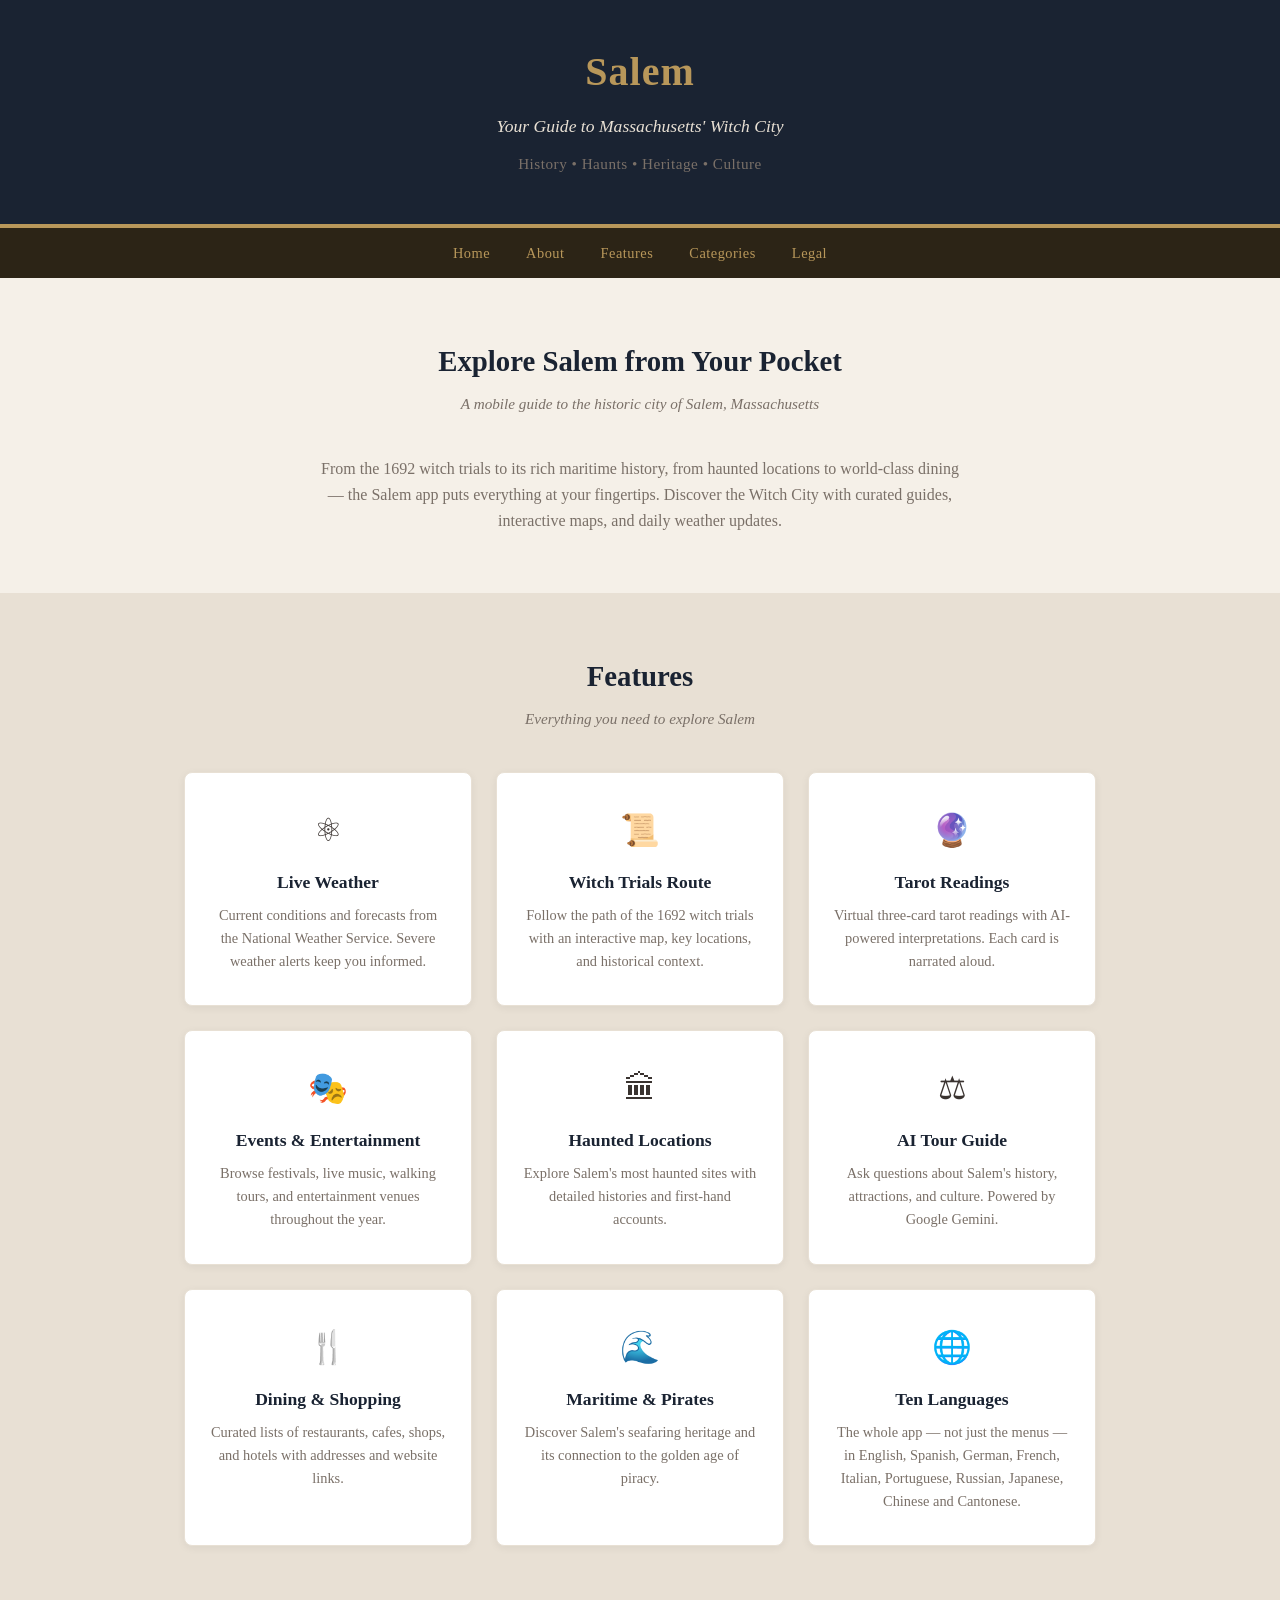
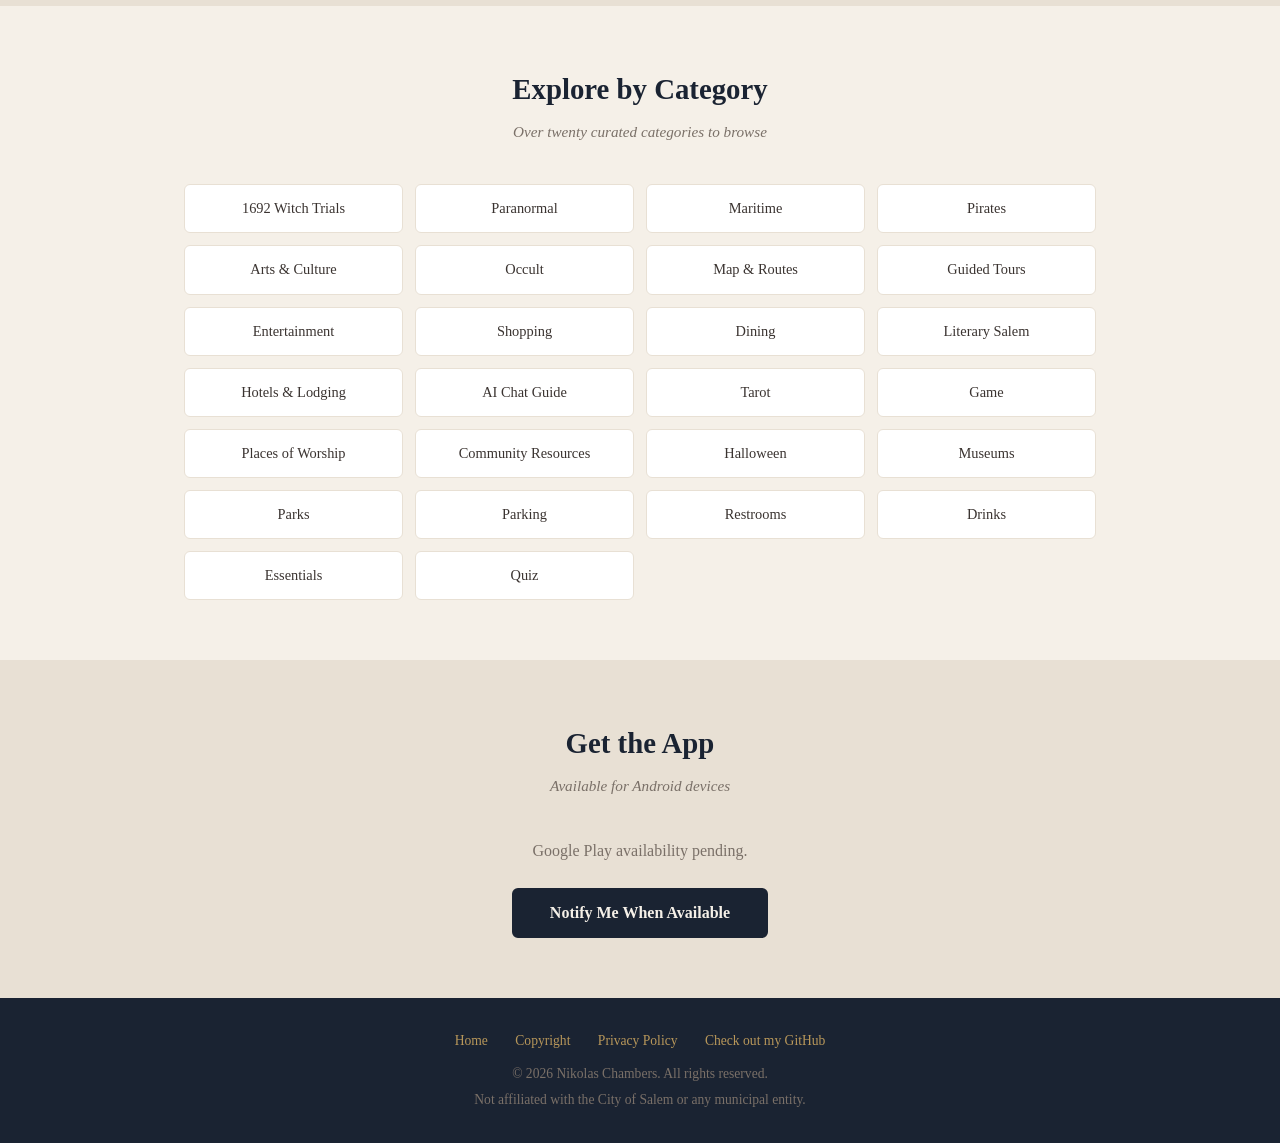
<file: index.html>
<!DOCTYPE html>
<html lang="en">
<head>
    <meta charset="UTF-8">
    <meta name="viewport" content="width=device-width, initial-scale=1.0">
    <title>Salem — Explore Massachusetts' Witch City</title>
    <meta name="description" content="Your guide to Salem, Massachusetts — historic sites, haunted locations, maritime heritage, dining, shopping, and events.">
    <link rel="stylesheet" href="css/style.css">
</head>
<body>

<header>
    <div class="container">
        <h1>Salem</h1>
        <p class="subtitle">Your Guide to Massachusetts' Witch City</p>
        <p class="tagline">History &bull; Haunts &bull; Heritage &bull; Culture</p>
    </div>
</header>

<nav>
    <a href="index.html">Home</a>
    <a href="#about">About</a>
    <a href="#features">Features</a>
    <a href="#categories">Categories</a>
    <a href="copyright.html">Legal</a>
</nav>

<section id="about">
    <div class="container">
        <h2 class="section-title">Explore Salem from Your Pocket</h2>
        <p class="section-subtitle">A mobile guide to the historic city of Salem, Massachusetts</p>
        <p style="text-align:center; max-width:640px; margin:0 auto; font-size:1rem; color:var(--text-light);">
            From the 1692 witch trials to its rich maritime history, from haunted locations to world-class dining &mdash;
            the Salem app puts everything at your fingertips. Discover the Witch City with curated guides,
            interactive maps, and daily weather updates.
        </p>
    </div>
</section>

<section id="features">
    <div class="container">
        <h2 class="section-title">Features</h2>
        <p class="section-subtitle">Everything you need to explore Salem</p>
        <div class="feature-grid">

            <div class="feature-card">
                <div class="icon">&#9883;</div>
                <h3>Live Weather</h3>
                <p>Current conditions and forecasts from the National Weather Service. Severe weather alerts keep you informed.</p>
            </div>

            <div class="feature-card">
                <div class="icon">&#128220;</div>
                <h3>Witch Trials Route</h3>
                <p>Follow the path of the 1692 witch trials with an interactive map, key locations, and historical context.</p>
            </div>

            <div class="feature-card">
                <div class="icon">&#128302;</div>
                <h3>Tarot Readings</h3>
                <p>Virtual three-card tarot readings with AI-powered interpretations. Each card is narrated aloud.</p>
            </div>

            <div class="feature-card">
                <div class="icon">&#127917;</div>
                <h3>Events &amp; Entertainment</h3>
                <p>Browse festivals, live music, walking tours, and entertainment venues throughout the year.</p>
            </div>

            <div class="feature-card">
                <div class="icon">&#127963;</div>
                <h3>Haunted Locations</h3>
                <p>Explore Salem's most haunted sites with detailed histories and first-hand accounts.</p>
            </div>

            <div class="feature-card">
                <div class="icon">&#9878;</div>
                <h3>AI Tour Guide</h3>
                <p>Ask questions about Salem's history, attractions, and culture. Powered by Google Gemini.</p>
            </div>

            <div class="feature-card">
                <div class="icon">&#127860;</div>
                <h3>Dining &amp; Shopping</h3>
                <p>Curated lists of restaurants, cafes, shops, and hotels with addresses and website links.</p>
            </div>

            <div class="feature-card">
                <div class="icon">&#127754;</div>
                <h3>Maritime &amp; Pirates</h3>
                <p>Discover Salem's seafaring heritage and its connection to the golden age of piracy.</p>
            </div>

            <div class="feature-card">
                <div class="icon">&#127760;</div>
                <h3>Ten Languages</h3>
                <p>The whole app &mdash; not just the menus &mdash; in English, Spanish, German, French, Italian, Portuguese, Russian, Japanese, Chinese and Cantonese.</p>
            </div>

        </div>
    </div>
</section>

<section id="categories">
    <div class="container">
        <h2 class="section-title">Explore by Category</h2>
        <p class="section-subtitle">Over twenty curated categories to browse</p>
        <ul class="category-list">
            <li>1692 Witch Trials</li>
            <li>Paranormal</li>
            <li>Maritime</li>
            <li>Pirates</li>
            <li>Arts &amp; Culture</li>
            <li>Occult</li>
            <li>Map &amp; Routes</li>
            <li>Guided Tours</li>
            <li>Entertainment</li>
            <li>Shopping</li>
            <li>Dining</li>
            <li>Literary Salem</li>
            <li>Hotels &amp; Lodging</li>
            <li>AI Chat Guide</li>
            <li>Tarot</li>
            <li>Game</li>
            <li>Places of Worship</li>
            <li>Community Resources</li>
            <li>Halloween</li>
            <li>Museums</li>
            <li>Parks</li>
            <li>Parking</li>
            <li>Restrooms</li>
            <li>Drinks</li>
            <li>Essentials</li>
            <li>Quiz</li>
        </ul>
    </div>
</section>

<section>
    <div class="container" style="text-align:center;">
        <h2 class="section-title">Get the App</h2>
        <p class="section-subtitle">Available for Android devices</p>
        <p style="color:var(--text-light); margin-bottom:16px;">
            Google Play availability pending.
        </p>
        <div class="download-buttons">
            <button type="button" class="btn btn-primary" onclick="alert('Google Play availability pending.');">Notify Me When Available</button>
        </div>
    </div>
</section>

<footer>
    <div class="container">
        <div class="links">
            <a href="index.html">Home</a>
            <a href="copyright.html">Copyright</a>
            <a href="privacy.html">Privacy Policy</a>
            <a href="https://nikolas-chambers.github.io/nikolas-chambers-site/">Check out my GitHub</a>
        </div>
        <p>&copy; 2026 Nikolas Chambers. All rights reserved.</p>
        <p style="margin-top:4px;">Not affiliated with the City of Salem or any municipal entity.</p>
    </div>
</footer>

</body>
</html>
</file>
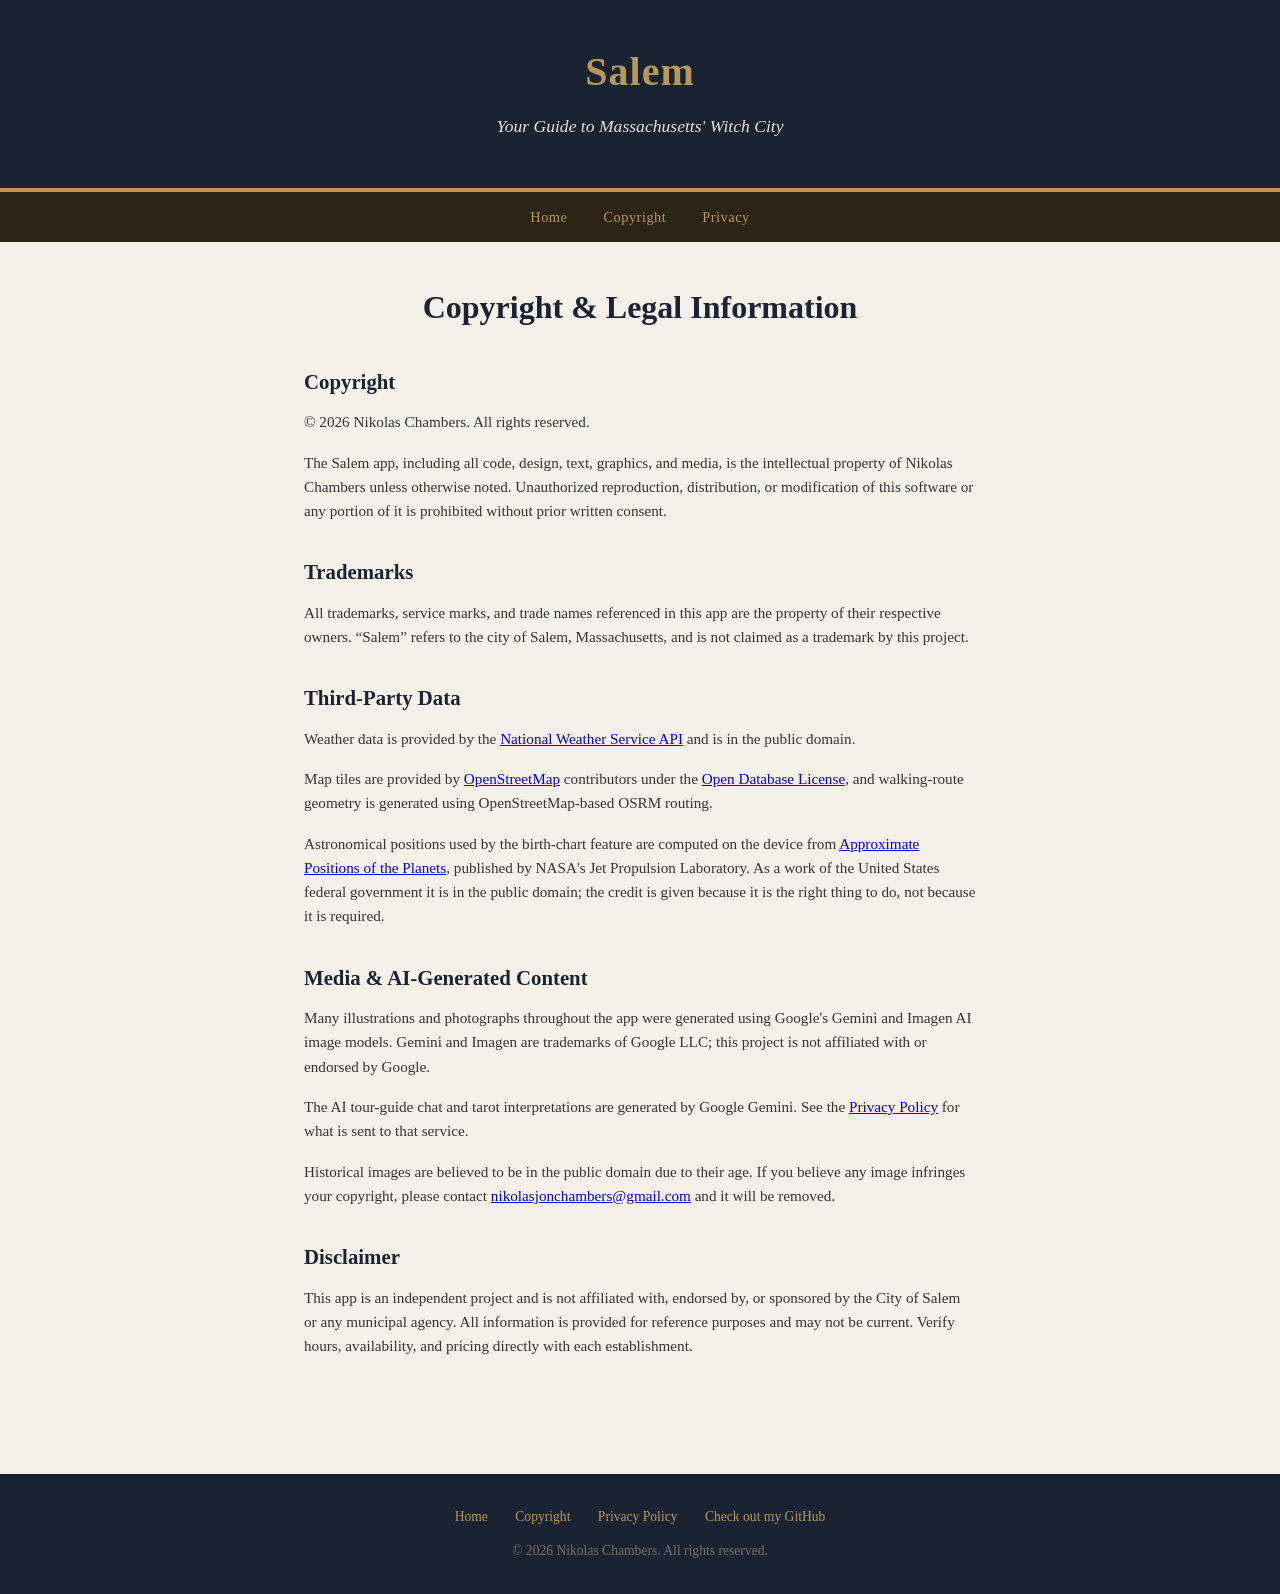
<file: copyright.html>
<!DOCTYPE html>
<html lang="en">
<head>
    <meta charset="UTF-8">
    <meta name="viewport" content="width=device-width, initial-scale=1.0">
    <title>Copyright — Salem App</title>
    <link rel="stylesheet" href="css/style.css">
</head>
<body>

<header>
    <div class="container">
        <h1>Salem</h1>
        <p class="subtitle">Your Guide to Massachusetts' Witch City</p>
    </div>
</header>

<nav>
    <a href="index.html">Home</a>
    <a href="copyright.html">Copyright</a>
    <a href="privacy.html">Privacy</a>
</nav>

<div class="legal-content">
    <h1>Copyright &amp; Legal Information</h1>

    <h2>Copyright</h2>
    <p>&copy; 2026 Nikolas Chambers. All rights reserved.</p>
    <p>
        The Salem app, including all code, design, text, graphics, and media,
        is the intellectual property of Nikolas Chambers unless otherwise noted.
        Unauthorized reproduction, distribution, or modification of this software
        or any portion of it is prohibited without prior written consent.
    </p>

    <h2>Trademarks</h2>
    <p>
        All trademarks, service marks, and trade names referenced in this app
        are the property of their respective owners. &ldquo;Salem&rdquo; refers
        to the city of Salem, Massachusetts, and is not claimed as a trademark
        by this project.
    </p>

    <h2>Third-Party Data</h2>
    <p>
        Weather data is provided by the
        <a href="https://www.weather.gov/documentation/services-web-api" target="_blank" rel="noopener">National Weather Service API</a>
        and is in the public domain.
    </p>
    <p>
        Map tiles are provided by
        <a href="https://www.openstreetmap.org/" target="_blank" rel="noopener">OpenStreetMap</a>
        contributors under the
        <a href="https://opendatacommons.org/licenses/odbl/" target="_blank" rel="noopener">Open Database License</a>,
        and walking-route geometry is generated using OpenStreetMap-based OSRM routing.
    </p>
    <p>
        Astronomical positions used by the birth-chart feature are computed on the
        device from
        <a href="https://ssd.jpl.nasa.gov/planets/approx_pos.html" target="_blank" rel="noopener">Approximate Positions of the Planets</a>,
        published by NASA's Jet Propulsion Laboratory. As a work of the United
        States federal government it is in the public domain; the credit is given
        because it is the right thing to do, not because it is required.
    </p>

    <h2>Media &amp; AI-Generated Content</h2>
    <p>
        Many illustrations and photographs throughout the app were generated using
        Google's Gemini and Imagen AI image models. Gemini and Imagen are trademarks
        of Google LLC; this project is not affiliated with or endorsed by Google.
    </p>
    <p>
        The AI tour-guide chat and tarot interpretations are generated by Google
        Gemini. See the <a href="privacy.html">Privacy Policy</a> for what is sent
        to that service.
    </p>
    <p>
        Historical images are believed to be in the public domain due to their age.
        If you believe any image infringes your copyright, please contact
        <a href="mailto:nikolasjonchambers@gmail.com">nikolasjonchambers@gmail.com</a>
        and it will be removed.
    </p>

    <h2>Disclaimer</h2>
    <p>
        This app is an independent project and is not affiliated with, endorsed by,
        or sponsored by the City of Salem or any municipal agency. All information
        is provided for reference purposes and may not be current. Verify hours,
        availability, and pricing directly with each establishment.
    </p>

</div>

<footer>
    <div class="container">
        <div class="links">
            <a href="index.html">Home</a>
            <a href="copyright.html">Copyright</a>
            <a href="privacy.html">Privacy Policy</a>
            <a href="https://nikolas-chambers.github.io/nikolas-chambers-site/">Check out my GitHub</a>
        </div>
        <p>&copy; 2026 Nikolas Chambers. All rights reserved.</p>
    </div>
</footer>

</body>
</html>
</file>
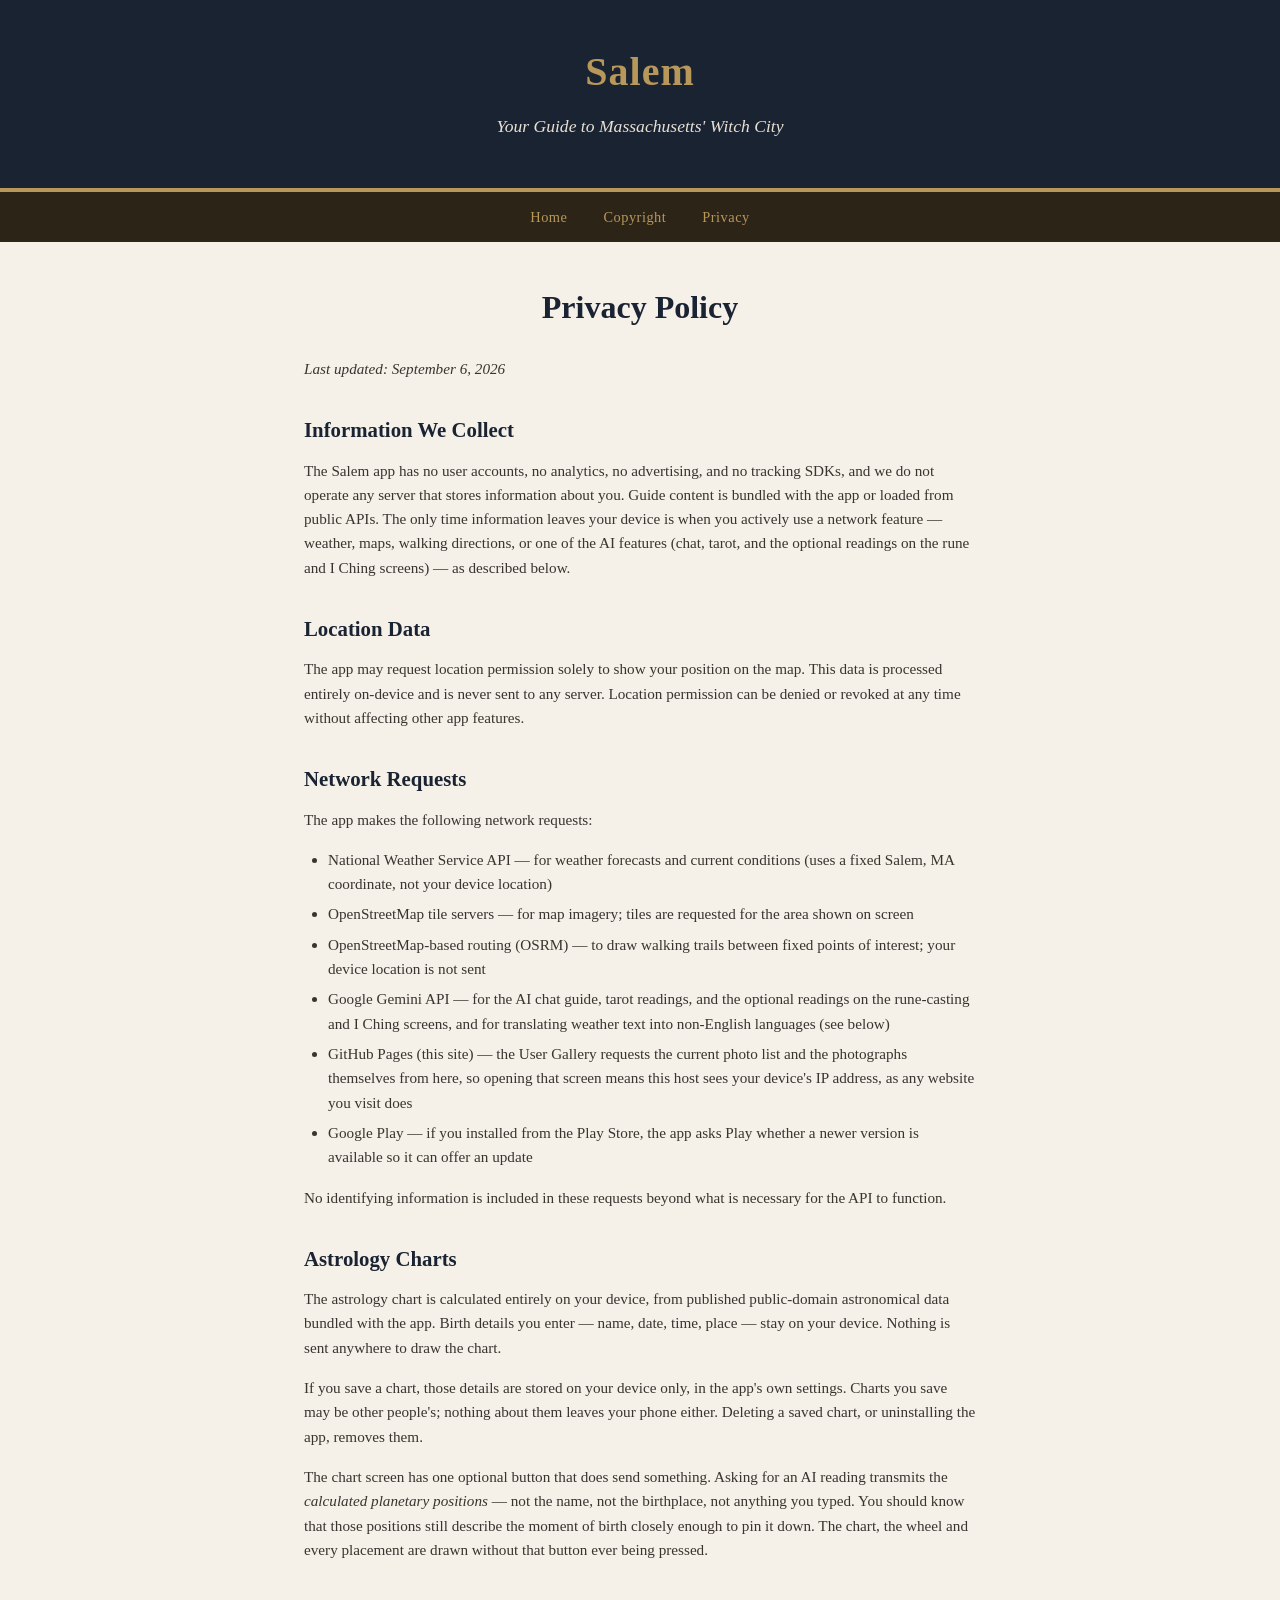
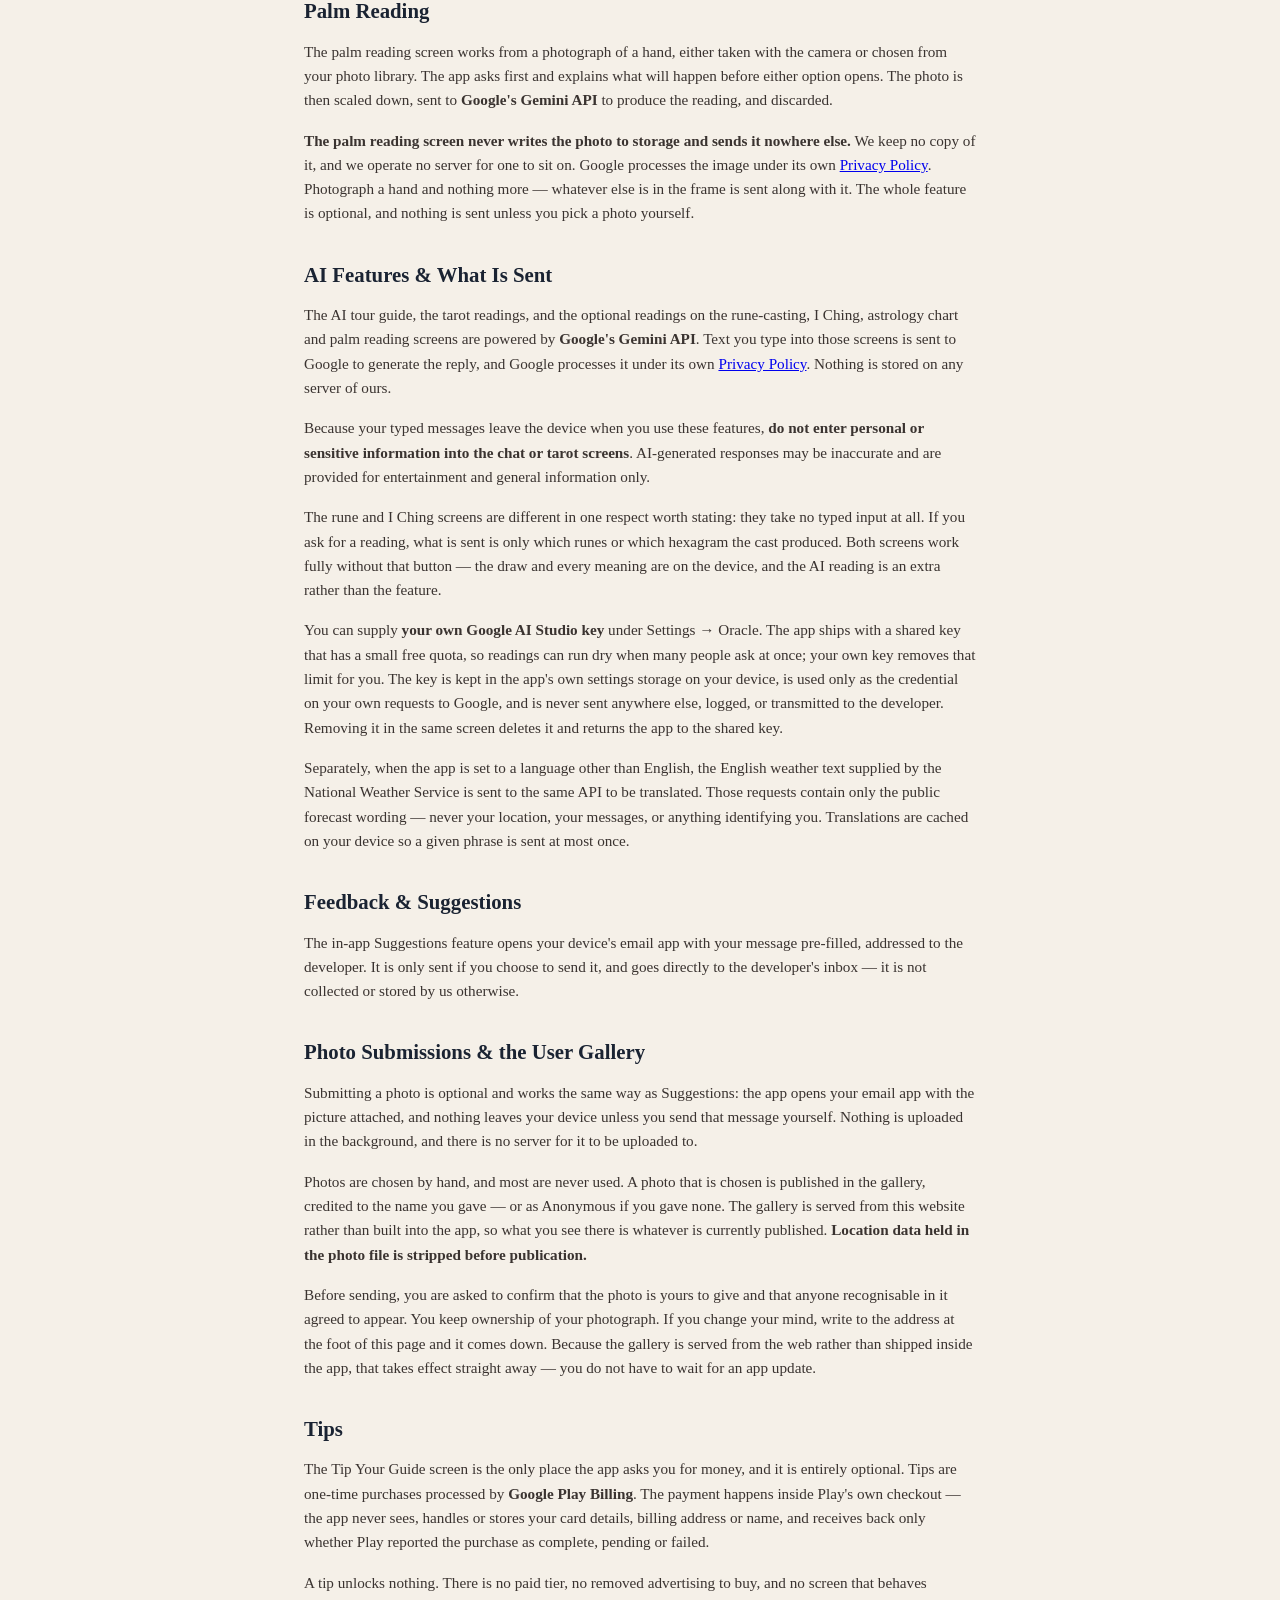
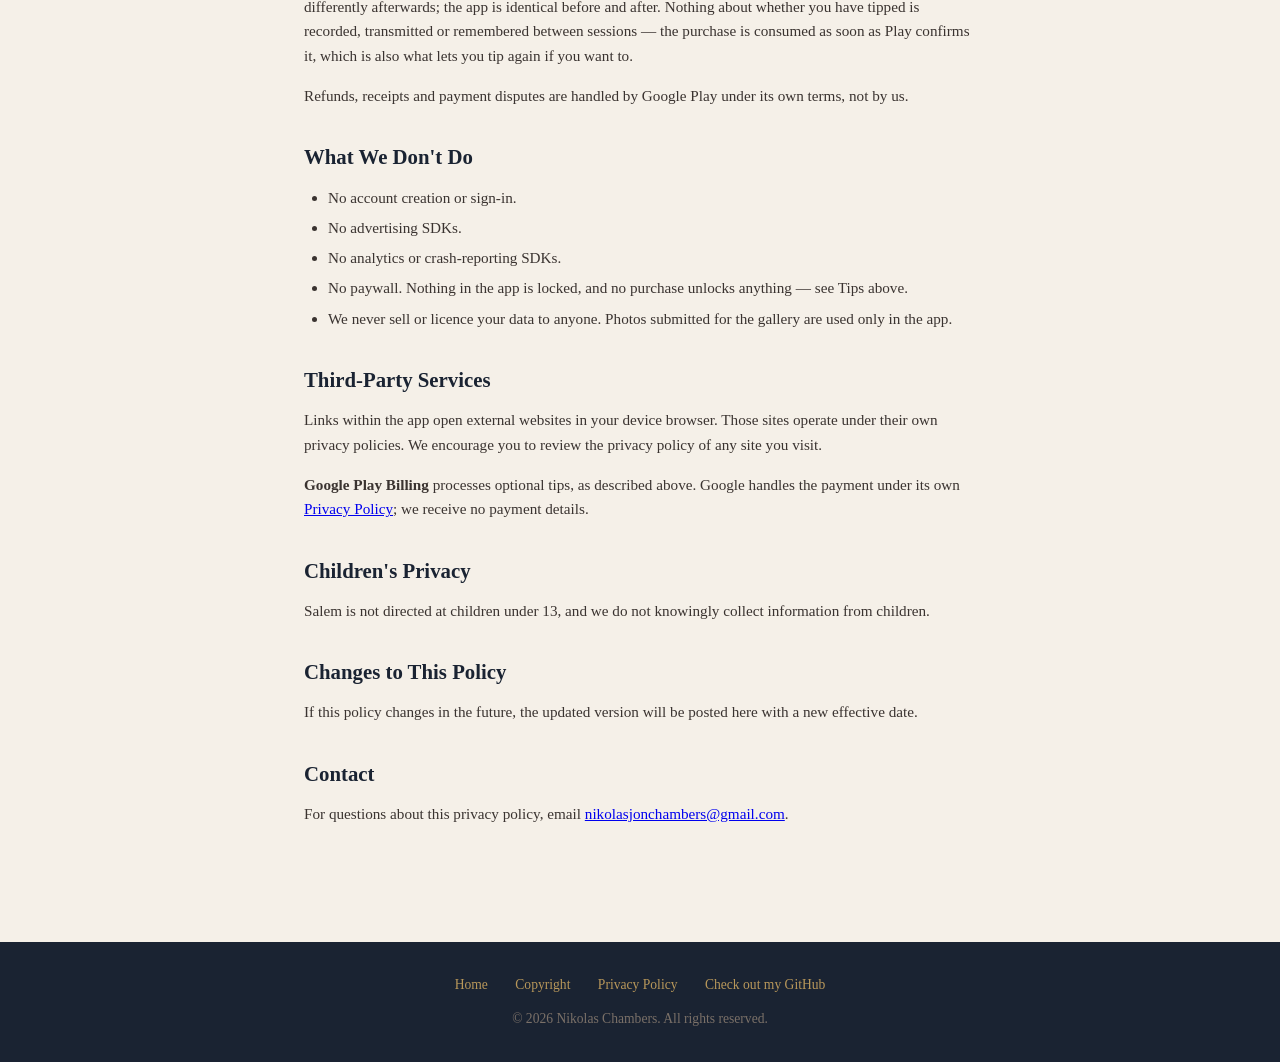
<file: privacy.html>
<!DOCTYPE html>
<html lang="en">
<head>
    <meta charset="UTF-8">
    <meta name="viewport" content="width=device-width, initial-scale=1.0">
    <title>Privacy Policy — Salem App</title>
    <link rel="stylesheet" href="css/style.css">
</head>
<body>

<header>
    <div class="container">
        <h1>Salem</h1>
        <p class="subtitle">Your Guide to Massachusetts' Witch City</p>
    </div>
</header>

<nav>
    <a href="index.html">Home</a>
    <a href="copyright.html">Copyright</a>
    <a href="privacy.html">Privacy</a>
</nav>

<div class="legal-content">
    <h1>Privacy Policy</h1>
    <p><em>Last updated: September 6, 2026</em></p>

    <h2>Information We Collect</h2>
    <p>
        The Salem app has no user accounts, no analytics, no advertising, and no
        tracking SDKs, and we do not operate any server that stores information about
        you. Guide content is bundled with the app or loaded from public APIs. The
        only time information leaves your device is when you actively use a network
        feature &mdash; weather, maps, walking directions, or one of the AI
        features (chat, tarot, and the optional readings on the rune and I Ching
        screens) &mdash; as described below.
    </p>

    <h2>Location Data</h2>
    <p>
        The app may request location permission solely to show your position on the
        map. This data is processed entirely on-device and is never sent to any server.
        Location permission can be denied or revoked at any time without affecting
        other app features.
    </p>

    <h2>Network Requests</h2>
    <p>
        The app makes the following network requests:
    </p>
    <ul>
        <li>National Weather Service API &mdash; for weather forecasts and current conditions (uses a fixed Salem, MA coordinate, not your device location)</li>
        <li>OpenStreetMap tile servers &mdash; for map imagery; tiles are requested for the area shown on screen</li>
        <li>OpenStreetMap-based routing (OSRM) &mdash; to draw walking trails between fixed points of interest; your device location is not sent</li>
        <li>Google Gemini API &mdash; for the AI chat guide, tarot readings, and the optional readings on the rune-casting and I Ching screens, and for translating weather text into non-English languages (see below)</li>
        <li>GitHub Pages (this site) &mdash; the User Gallery requests the current photo list and the photographs themselves from here, so opening that screen means this host sees your device's IP address, as any website you visit does</li>
        <li>Google Play &mdash; if you installed from the Play Store, the app asks Play whether a newer version is available so it can offer an update</li>
    </ul>
    <p>
        No identifying information is included in these requests beyond what is
        necessary for the API to function.
    </p>

    <h2>Astrology Charts</h2>
    <p>
        The astrology chart is calculated entirely on your device, from published
        public-domain astronomical data bundled with the app. Birth details you
        enter &mdash; name, date, time, place &mdash; stay on your device. Nothing
        is sent anywhere to draw the chart.
    </p>
    <p>
        If you save a chart, those details are stored on your device only, in the
        app's own settings. Charts you save may be other people's; nothing about
        them leaves your phone either. Deleting a saved chart, or uninstalling
        the app, removes them.
    </p>

    <p>
        The chart screen has one optional button that does send something. Asking
        for an AI reading transmits the <em>calculated planetary positions</em>
        &mdash; not the name, not the birthplace, not anything you typed. You
        should know that those positions still describe the moment of birth
        closely enough to pin it down. The chart, the wheel and every placement
        are drawn without that button ever being pressed.
    </p>

    <h2>Palm Reading</h2>
    <p>
        The palm reading screen works from a photograph of a hand, either taken
        with the camera or chosen from your photo library. The app asks first and
        explains what will happen before either option opens. The photo is then
        scaled down, sent to <strong>Google's Gemini API</strong> to produce the
        reading, and discarded.
    </p>
    <p>
        <strong>The palm reading screen never writes the photo to storage and
        sends it nowhere else.</strong> We keep no copy of it, and we operate no
        server for one to sit on. Google processes the image under its own
        <a href="https://policies.google.com/privacy" target="_blank" rel="noopener">Privacy Policy</a>.
        Photograph a hand and nothing more &mdash; whatever else is in the frame
        is sent along with it. The whole feature is optional, and nothing is sent
        unless you pick a photo yourself.
    </p>

    <h2>AI Features &amp; What Is Sent</h2>
    <p>
        The AI tour guide, the tarot readings, and the optional readings on the
        rune-casting, I Ching, astrology chart and palm reading screens are powered by <strong>Google's Gemini
        API</strong>. Text you type into those screens is sent to Google to
        generate the reply, and Google processes it under its own
        <a href="https://policies.google.com/privacy" target="_blank" rel="noopener">Privacy Policy</a>.
        Nothing is stored on any server of ours.
    </p>
    <p>
        Because your typed messages leave the device when you use these features,
        <strong>do not enter personal or sensitive information into the chat or tarot
        screens</strong>. AI-generated responses may be inaccurate and are provided for
        entertainment and general information only.
    </p>
    <p>
        The rune and I Ching screens are different in one respect worth stating:
        they take no typed input at all. If you ask for a reading, what is sent is
        only which runes or which hexagram the cast produced. Both screens work
        fully without that button &mdash; the draw and every meaning are on the
        device, and the AI reading is an extra rather than the feature.
    </p>
    <p>
        You can supply <strong>your own Google AI Studio key</strong> under
        Settings &rarr; Oracle. The app ships with a shared key that has a small
        free quota, so readings can run dry when many people ask at once; your own
        key removes that limit for you. The key is kept in the app's own settings
        storage on your device, is used only as the credential on your own
        requests to Google, and is never sent anywhere else, logged, or
        transmitted to the developer. Removing it in the same screen deletes it
        and returns the app to the shared key.
    </p>

    <p>
        Separately, when the app is set to a language other than English, the English
        weather text supplied by the National Weather Service is sent to the same
        API to be translated. Those requests contain only the public forecast
        wording &mdash; never your location, your messages, or anything identifying
        you. Translations are cached on your device so a given phrase is sent at
        most once.
    </p>

    <h2>Feedback &amp; Suggestions</h2>
    <p>
        The in-app Suggestions feature opens your device's email app with your message
        pre-filled, addressed to the developer. It is only sent if you choose to send it,
        and goes directly to the developer's inbox &mdash; it is not collected or stored by us otherwise.
    </p>

    <h2>Photo Submissions &amp; the User Gallery</h2>
    <p>
        Submitting a photo is optional and works the same way as Suggestions: the app
        opens your email app with the picture attached, and nothing leaves your device
        unless you send that message yourself. Nothing is uploaded in the background,
        and there is no server for it to be uploaded to.
    </p>
    <p>
        Photos are chosen by hand, and most are never used. A photo that is chosen is
        published in the gallery, credited to the name you gave &mdash; or as Anonymous
        if you gave none. The gallery is served from this website rather than built into
        the app, so what you see there is whatever is currently published.
        <strong>Location data held in the photo file is stripped before publication.</strong>
    </p>
    <p>
        Before sending, you are asked to confirm that the photo is yours to give and that
        anyone recognisable in it agreed to appear. You keep ownership of your photograph.
        If you change your mind, write to the address at the foot of this page and it comes
        down. Because the gallery is served from the web rather than shipped inside the app,
        that takes effect straight away &mdash; you do not have to wait for an app update.
    </p>

    <h2>Tips</h2>
    <p>
        The Tip Your Guide screen is the only place the app asks you for money, and it is
        entirely optional. Tips are one-time purchases processed by <strong>Google Play
        Billing</strong>. The payment happens inside Play's own checkout &mdash; the app never
        sees, handles or stores your card details, billing address or name, and receives back
        only whether Play reported the purchase as complete, pending or failed.
    </p>
    <p>
        A tip unlocks nothing. There is no paid tier, no removed advertising to buy, and no
        screen that behaves differently afterwards; the app is identical before and after.
        Nothing about whether you have tipped is recorded, transmitted or remembered between
        sessions &mdash; the purchase is consumed as soon as Play confirms it, which is also
        what lets you tip again if you want to.
    </p>
    <p>
        Refunds, receipts and payment disputes are handled by Google Play under its own terms,
        not by us.
    </p>

    <h2>What We Don't Do</h2>
    <ul>
        <li>No account creation or sign-in.</li>
        <li>No advertising SDKs.</li>
        <li>No analytics or crash-reporting SDKs.</li>
        <li>No paywall. Nothing in the app is locked, and no purchase unlocks anything &mdash; see Tips above.</li>
        <li>We never sell or licence your data to anyone. Photos submitted for the gallery are used only in the app.</li>
    </ul>

    <h2>Third-Party Services</h2>
    <p>
        Links within the app open external websites in your device browser.
        Those sites operate under their own privacy policies. We encourage you
        to review the privacy policy of any site you visit.
    </p>
    <p>
        <strong>Google Play Billing</strong> processes optional tips, as described above.
        Google handles the payment under its own
        <a href="https://policies.google.com/privacy">Privacy Policy</a>; we receive no
        payment details.
    </p>

    <h2>Children's Privacy</h2>
    <p>
        Salem is not directed at children under 13, and we do not knowingly collect
        information from children.
    </p>

    <h2>Changes to This Policy</h2>
    <p>
        If this policy changes in the future, the updated version will be posted
        here with a new effective date.
    </p>

    <h2>Contact</h2>
    <p>
        For questions about this privacy policy, email
        <a href="mailto:nikolasjonchambers@gmail.com">nikolasjonchambers@gmail.com</a>.
    </p>
</div>

<footer>
    <div class="container">
        <div class="links">
            <a href="index.html">Home</a>
            <a href="copyright.html">Copyright</a>
            <a href="privacy.html">Privacy Policy</a>
            <a href="https://nikolas-chambers.github.io/nikolas-chambers-site/">Check out my GitHub</a>
        </div>
        <p>&copy; 2026 Nikolas Chambers. All rights reserved.</p>
    </div>
</footer>

</body>
</html>
</file>
<file: css/style.css>
*, *::before, *::after { box-sizing: border-box; margin: 0; padding: 0; }

:root {
    --navy: #1a2332;
    --gold: #b8975a;
    --cream: #f5f0e8;
    --warm-gray: #e8e0d4;
    --dark: #2c2416;
    --text: #3a3330;
    --text-light: #7a7068;
    --white: #ffffff;
}

html { scroll-behavior: smooth; }

body {
    font-family: Georgia, 'Times New Roman', Times, serif;
    color: var(--text);
    background: var(--cream);
    line-height: 1.6;
}

.container {
    max-width: 960px;
    margin: 0 auto;
    padding: 0 24px;
}

/* Header */
header {
    background: var(--navy);
    color: var(--cream);
    padding: 40px 0 48px;
    text-align: center;
    border-bottom: 4px solid var(--gold);
}

header h1 {
    font-size: 2.5rem;
    font-weight: 700;
    letter-spacing: 1px;
    color: var(--gold);
    margin-bottom: 8px;
}

header .subtitle {
    font-size: 1.1rem;
    color: var(--warm-gray);
    font-style: italic;
}

header .tagline {
    margin-top: 12px;
    font-size: 0.95rem;
    color: var(--text-light);
    letter-spacing: 0.5px;
}

/* Navigation */
nav {
    background: var(--dark);
    text-align: center;
    padding: 12px 0;
}

nav a {
    color: var(--gold);
    text-decoration: none;
    margin: 0 16px;
    font-size: 0.9rem;
    letter-spacing: 0.5px;
    transition: color 0.2s;
}

nav a:hover { color: var(--cream); }

/* Sections */
section { padding: 60px 0; }

section:nth-child(even) { background: var(--warm-gray); }

.section-title {
    font-size: 1.8rem;
    color: var(--navy);
    margin-bottom: 8px;
    text-align: center;
}

.section-subtitle {
    text-align: center;
    color: var(--text-light);
    font-style: italic;
    margin-bottom: 40px;
    font-size: 0.95rem;
}

/* Feature grid */
.feature-grid {
    display: grid;
    grid-template-columns: repeat(auto-fit, minmax(260px, 1fr));
    gap: 24px;
}

.feature-card {
    background: var(--white);
    padding: 32px 24px;
    border-radius: 8px;
    text-align: center;
    box-shadow: 0 2px 8px rgba(0,0,0,0.06);
    border: 1px solid var(--warm-gray);
}

.feature-card .icon { font-size: 2rem; margin-bottom: 12px; }

.feature-card h3 {
    font-size: 1.1rem;
    color: var(--navy);
    margin-bottom: 8px;
}

.feature-card p {
    font-size: 0.9rem;
    color: var(--text-light);
}

/* Category list */
.category-list {
    display: grid;
    grid-template-columns: repeat(auto-fit, minmax(180px, 1fr));
    gap: 12px;
    list-style: none;
}

.category-list li {
    background: var(--white);
    padding: 12px 16px;
    border-radius: 6px;
    text-align: center;
    font-size: 0.9rem;
    border: 1px solid var(--warm-gray);
    color: var(--text);
}

/* Download */
.download-buttons {
    display: flex;
    gap: 16px;
    justify-content: center;
    flex-wrap: wrap;
    margin-top: 24px;
}

.btn {
    display: inline-block;
    padding: 14px 36px;
    border-radius: 6px;
    text-decoration: none;
    font-size: 1rem;
    font-weight: 600;
    transition: all 0.2s;
    font-family: inherit;
    cursor: pointer;
}

.btn-primary {
    background: var(--navy);
    color: var(--cream);
    border: 2px solid var(--navy);
}

.btn-primary:hover {
    background: #243042;
    color: var(--gold);
}

.btn-secondary {
    background: transparent;
    color: var(--navy);
    border: 2px solid var(--navy);
}

.btn-secondary:hover {
    background: var(--navy);
    color: var(--cream);
}

/* Footer */
footer {
    background: var(--navy);
    color: var(--text-light);
    text-align: center;
    padding: 32px 0;
    font-size: 0.85rem;
}

footer a {
    color: var(--gold);
    text-decoration: none;
}

footer a:hover { text-decoration: underline; }

footer .links { margin-bottom: 12px; }

footer .links a { margin: 0 12px; }

/* Legal pages */
.legal-content {
    max-width: 720px;
    margin: 40px auto;
    padding: 0 24px 60px;
}

.legal-content h1 {
    font-size: 2rem;
    color: var(--navy);
    margin-bottom: 24px;
    text-align: center;
}

.legal-content h2 {
    font-size: 1.3rem;
    color: var(--navy);
    margin: 32px 0 12px;
}

.legal-content p {
    margin-bottom: 16px;
    font-size: 0.95rem;
}

.legal-content ul {
    margin: 8px 0 16px 24px;
    font-size: 0.95rem;
}

.legal-content li { margin-bottom: 6px; }

/* Responsive */
@media (max-width: 600px) {
    header h1 { font-size: 1.8rem; }
    nav a { margin: 0 10px; font-size: 0.8rem; }
    section { padding: 40px 0; }
    .section-title { font-size: 1.4rem; }
}
</file>
